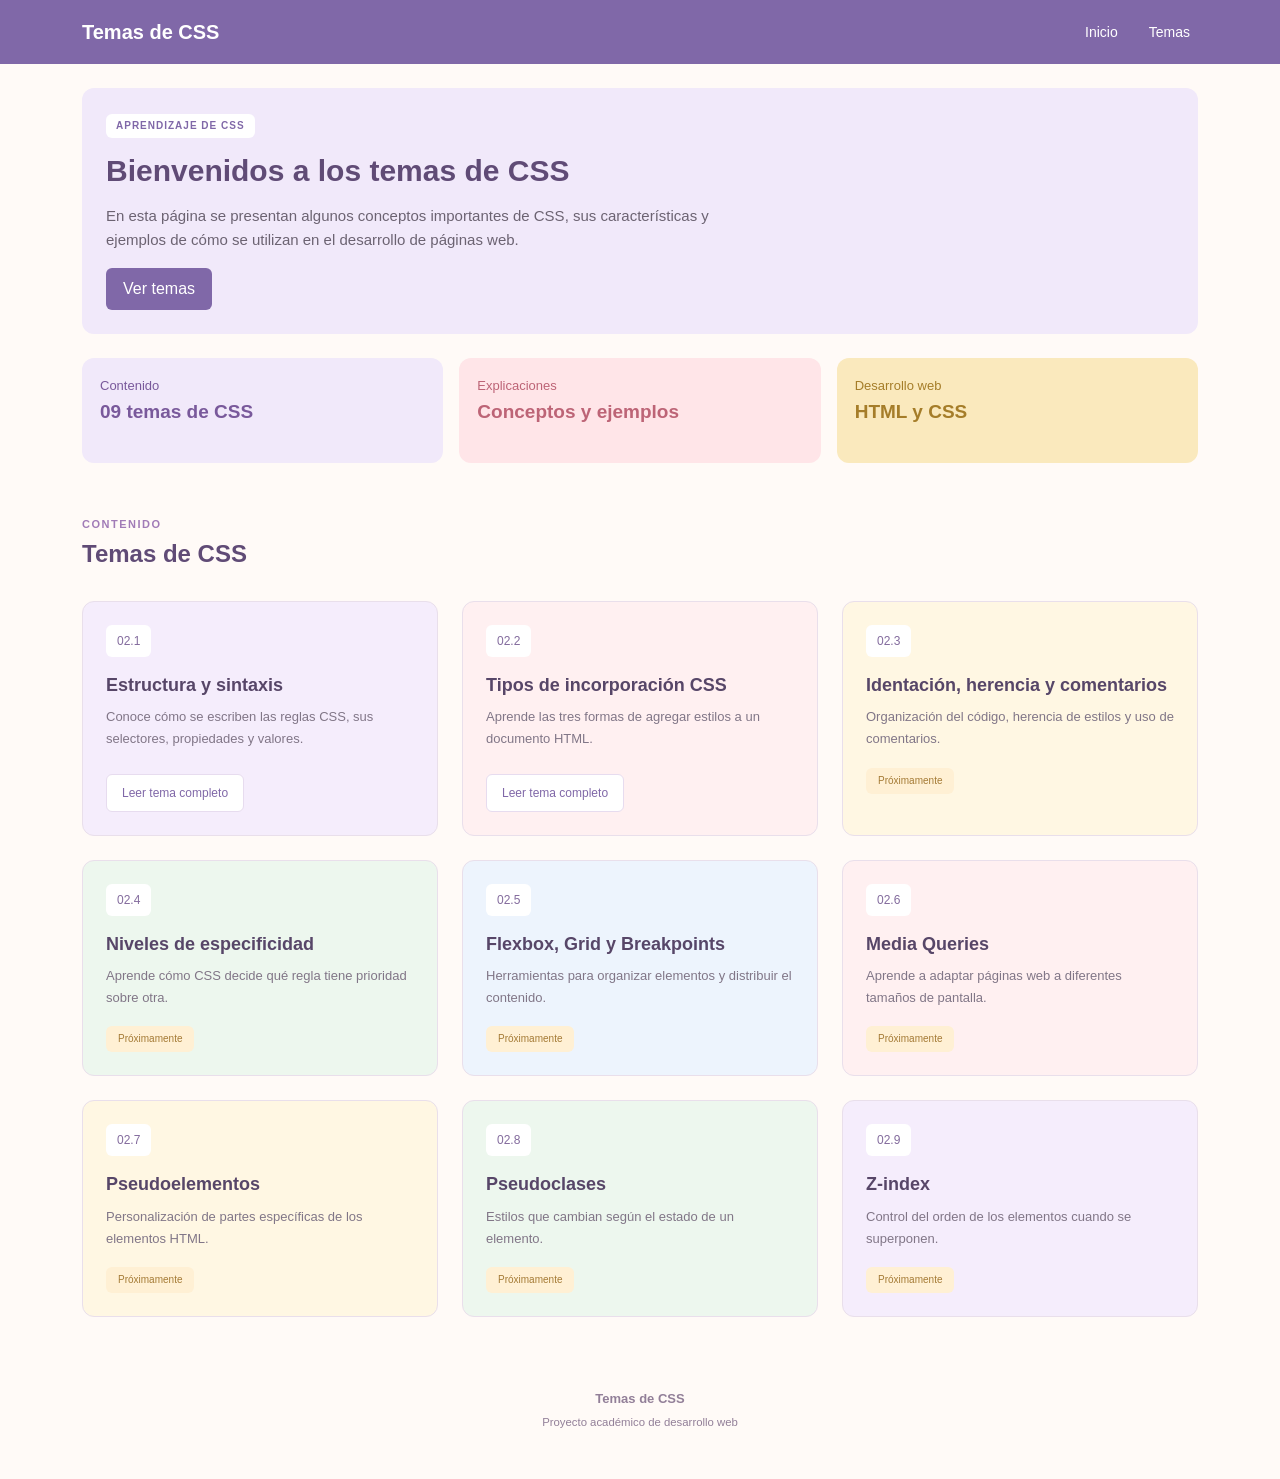
<file: index.html>
<!DOCTYPE html>
<html lang="es">
<head>
    <meta charset="UTF-8">
    <meta name="viewport" content="width=device-width, initial-scale=1.0">
    <title>Temas de CSS</title>

    <!-- Bootstrap -->
    <link href="https://cdn.jsdelivr.net/npm/bootstrap@5.3.3/dist/css/bootstrap.min.css" rel="stylesheet">

    <!-- Mi archivo CSS -->
    <link rel="stylesheet" href="styles.css">
</head>

<body>

    <!-- MENU PRINCIPAL -->
    <nav class="navbar navbar-expand-lg navbar-dark menu-principal">
        <div class="container">

            <a class="navbar-brand" href="index.html">
                Temas de CSS
            </a>

            <button class="navbar-toggler" type="button"
                data-bs-toggle="collapse" data-bs-target="#menu">
                <span class="navbar-toggler-icon"></span>
            </button>

            <div class="collapse navbar-collapse" id="menu">
                <ul class="navbar-nav ms-auto">
                    <li class="nav-item">
                        <a class="nav-link" href="#inicio">Inicio</a>
                    </li>

                    <li class="nav-item">
                        <a class="nav-link" href="#temas">Temas</a>
                    </li>
                </ul>
            </div>

        </div>
    </nav>


    <main class="container my-4">

        <!-- PRESENTACION -->
        <section class="card bienvenida border-0 mb-4" id="inicio">

            <div class="card-body p-4">

                <span class="badge etiqueta">APRENDIZAJE DE CSS</span>

                <h1>Bienvenidos a los temas de CSS</h1>

                <p class="texto-bienvenida">
                    En esta página se presentan algunos conceptos
                    importantes de CSS, sus características y ejemplos
                    de cómo se utilizan en el desarrollo de páginas web.
                </p>

                <a href="#temas" class="btn boton-lindo">
                    Ver temas
                </a>

            </div>

        </section>


        <!-- CUADROS DE INFORMACION -->
        <section class="row g-3 mb-5">

            <div class="col-md-4">
                <div class="mini-cuadro color-lila">
                    <p>Contenido</p>
                    <h3>09 temas de CSS</h3>
                </div>
            </div>

            <div class="col-md-4">
                <div class="mini-cuadro color-rosa">
                    <p>Explicaciones</p>
                    <h3>Conceptos y ejemplos</h3>
                </div>
            </div>

            <div class="col-md-4">
                <div class="mini-cuadro color-amarillo">
                    <p>Desarrollo web</p>
                    <h3>HTML y CSS</h3>
                </div>
            </div>

        </section>


        <!-- TEMAS PRINCIPALES -->
        <section id="temas" class="mb-5">

            <div class="encabezado-seccion mb-4">
                <div>
                    <span class="subtitulo">CONTENIDO</span>
                    <h2>Temas de CSS</h2>
                </div>
            </div>


            <div class="row g-4">

                <!-- TEMA 1 -->
                <div class="col-md-6 col-xl-4">

                    <div class="card tema-card tema-lila h-100">
                        <div class="card-body">

                            <span class="numero">02.1</span>

                            <h4>Estructura y sintaxis</h4>

                            <p>
                                Conoce cómo se escriben las reglas CSS,
                                sus selectores, propiedades y valores.
                            </p>

                            <a href="tema1.html" class="btn boton-tema">
                                Leer tema completo
                            </a>

                        </div>
                    </div>

                </div>


                <!-- TEMA 2 -->
                <div class="col-md-6 col-xl-4">

                    <div class="card tema-card tema-rosa h-100">
                        <div class="card-body">

                            <span class="numero">02.2</span>

                            <h4>Tipos de incorporación CSS</h4>

                            <p>
                                Aprende las tres formas de agregar
                                estilos a un documento HTML.
                            </p>

                            <a href="tema2.html" class="btn boton-tema">
                                Leer tema completo
                            </a>

                        </div>
                    </div>

                </div>


                <!-- TEMA 3 -->
                <div class="col-md-6 col-xl-4">

                    <div class="card tema-card tema-amarillo h-100">
                        <div class="card-body">

                            <span class="numero">02.3</span>

                            <h4>Identación, herencia y comentarios</h4>

                            <p>
                                Organización del código, herencia de
                                estilos y uso de comentarios.
                            </p>

                            <span class="badge pendiente-badge">
                                Próximamente
                            </span>

                        </div>
                    </div>

                </div>


                <!-- TEMA 4 -->
                <div class="col-md-6 col-xl-4">

                    <div class="card tema-card tema-verde h-100">
                        <div class="card-body">

                            <span class="numero">02.4</span>

                            <h4>Niveles de especificidad</h4>

                            <p>
                                Aprende cómo CSS decide qué regla
                                tiene prioridad sobre otra.
                            </p>

                            <span class="badge pendiente-badge">
                                Próximamente
                            </span>

                        </div>
                    </div>

                </div>


                <!-- TEMA 5 -->
                <div class="col-md-6 col-xl-4">

                    <div class="card tema-card tema-azul h-100">
                        <div class="card-body">

                            <span class="numero">02.5</span>

                            <h4>Flexbox, Grid y Breakpoints</h4>

                            <p>
                                Herramientas para organizar elementos
                                y distribuir el contenido.
                            </p>

                            <span class="badge pendiente-badge">
                                Próximamente
                            </span>

                        </div>
                    </div>

                </div>


                <!-- TEMA 6 -->
                <div class="col-md-6 col-xl-4">

                    <div class="card tema-card tema-rosa h-100">
                        <div class="card-body">

                            <span class="numero">02.6</span>

                            <h4>Media Queries</h4>

                            <p>
                                Aprende a adaptar páginas web
                                a diferentes tamaños de pantalla.
                            </p>

                            <span class="badge pendiente-badge">
                                Próximamente
                            </span>

                        </div>
                    </div>

                </div>


                <!-- TEMA 7 -->
                <div class="col-md-6 col-xl-4">

                    <div class="card tema-card tema-amarillo h-100">
                        <div class="card-body">

                            <span class="numero">02.7</span>

                            <h4>Pseudoelementos</h4>

                            <p>
                                Personalización de partes específicas
                                de los elementos HTML.
                            </p>

                            <span class="badge pendiente-badge">
                                Próximamente
                            </span>

                        </div>
                    </div>

                </div>


                <!-- TEMA 8 -->
                <div class="col-md-6 col-xl-4">

                    <div class="card tema-card tema-verde h-100">
                        <div class="card-body">

                            <span class="numero">02.8</span>

                            <h4>Pseudoclases</h4>

                            <p>
                                Estilos que cambian según el estado
                                de un elemento.
                            </p>

                            <span class="badge pendiente-badge">
                                Próximamente
                            </span>

                        </div>
                    </div>

                </div>


                <!-- TEMA 9 -->
                <div class="col-md-6 col-xl-4">

                    <div class="card tema-card tema-lila h-100">
                        <div class="card-body">

                            <span class="numero">02.9</span>

                            <h4>Z-index</h4>

                            <p>
                                Control del orden de los elementos
                                cuando se superponen.
                            </p>

                            <span class="badge pendiente-badge">
                                Próximamente
                            </span>

                        </div>
                    </div>

                </div>

            </div>

        </section>


        <!-- PIE DE PAGINA -->
        <footer class="text-center py-4">
            <p>Temas de CSS</p>
            <small>Proyecto académico de desarrollo web</small>
        </footer>

    </main>


    <!-- Bootstrap JavaScript -->
    <script src="https://cdn.jsdelivr.net/npm/bootstrap@5.3.3/dist/js/bootstrap.bundle.min.js"></script>

</body>
</html>
</file>
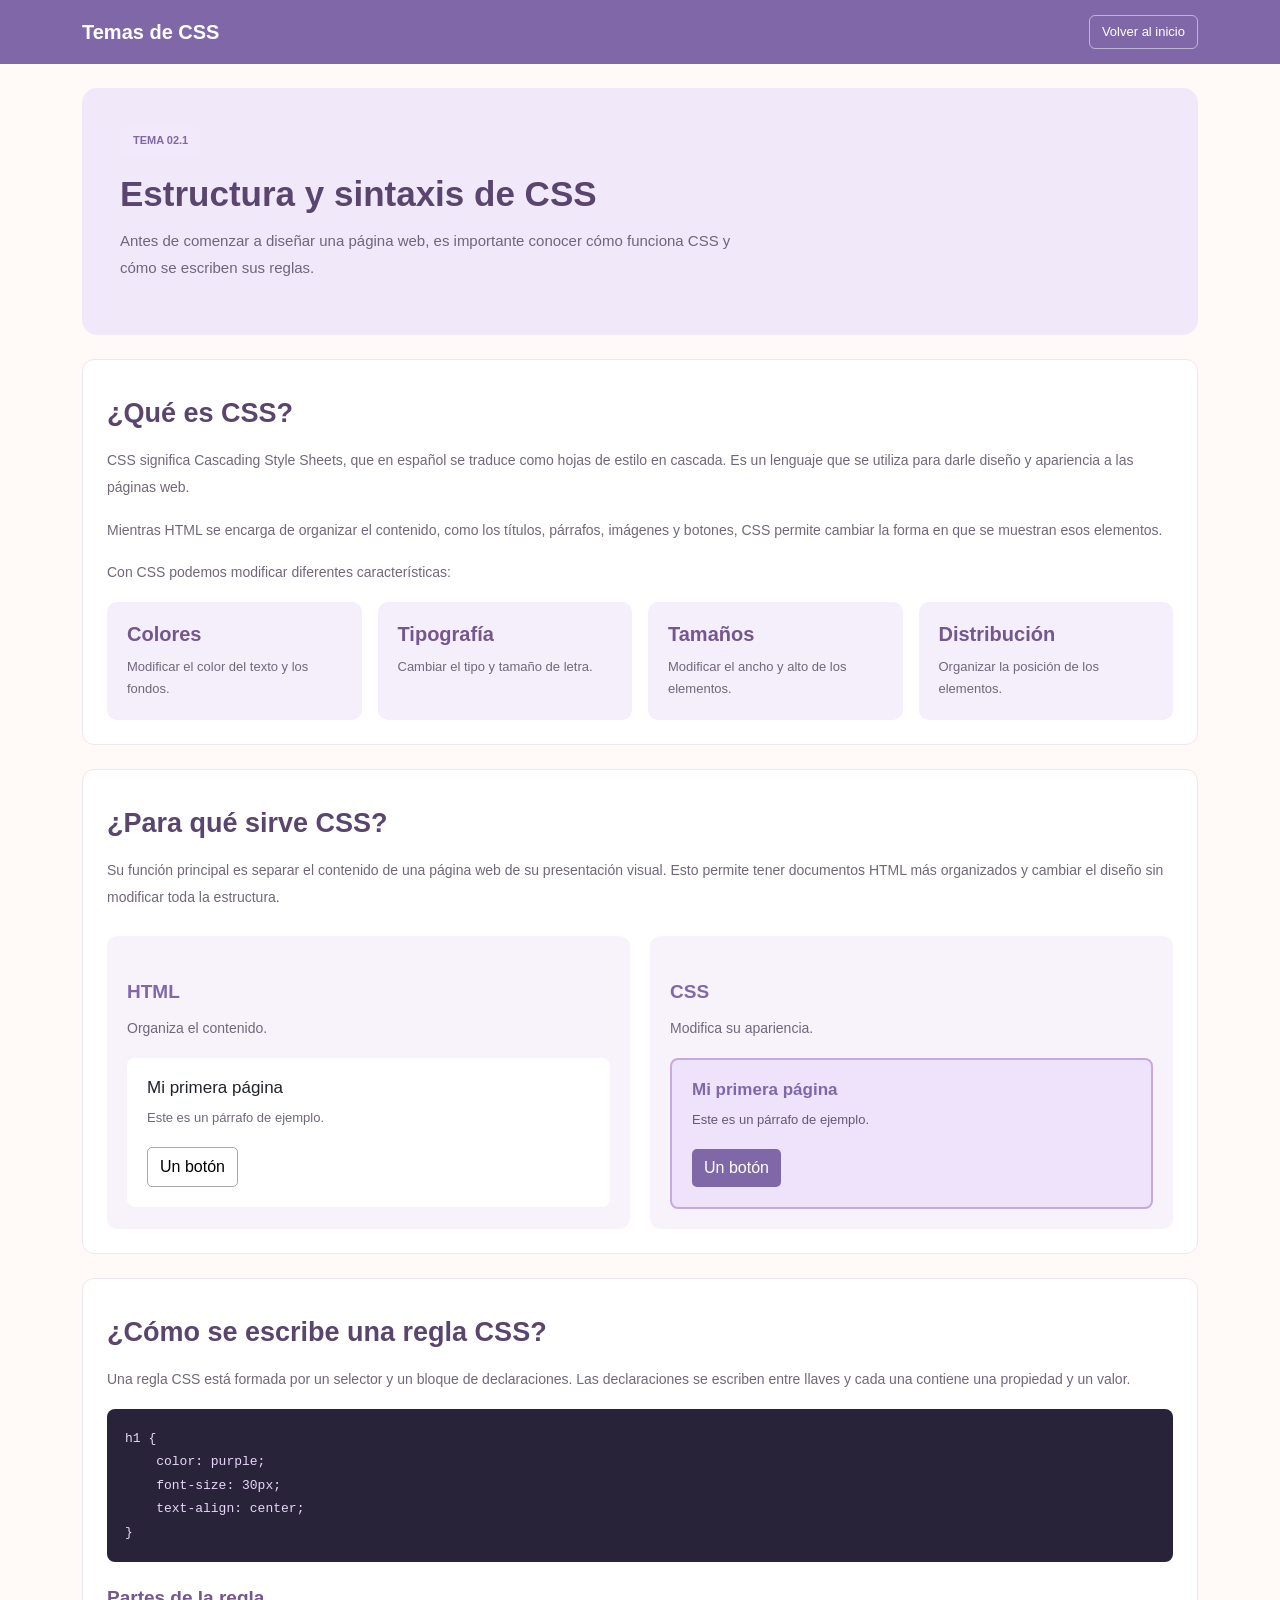
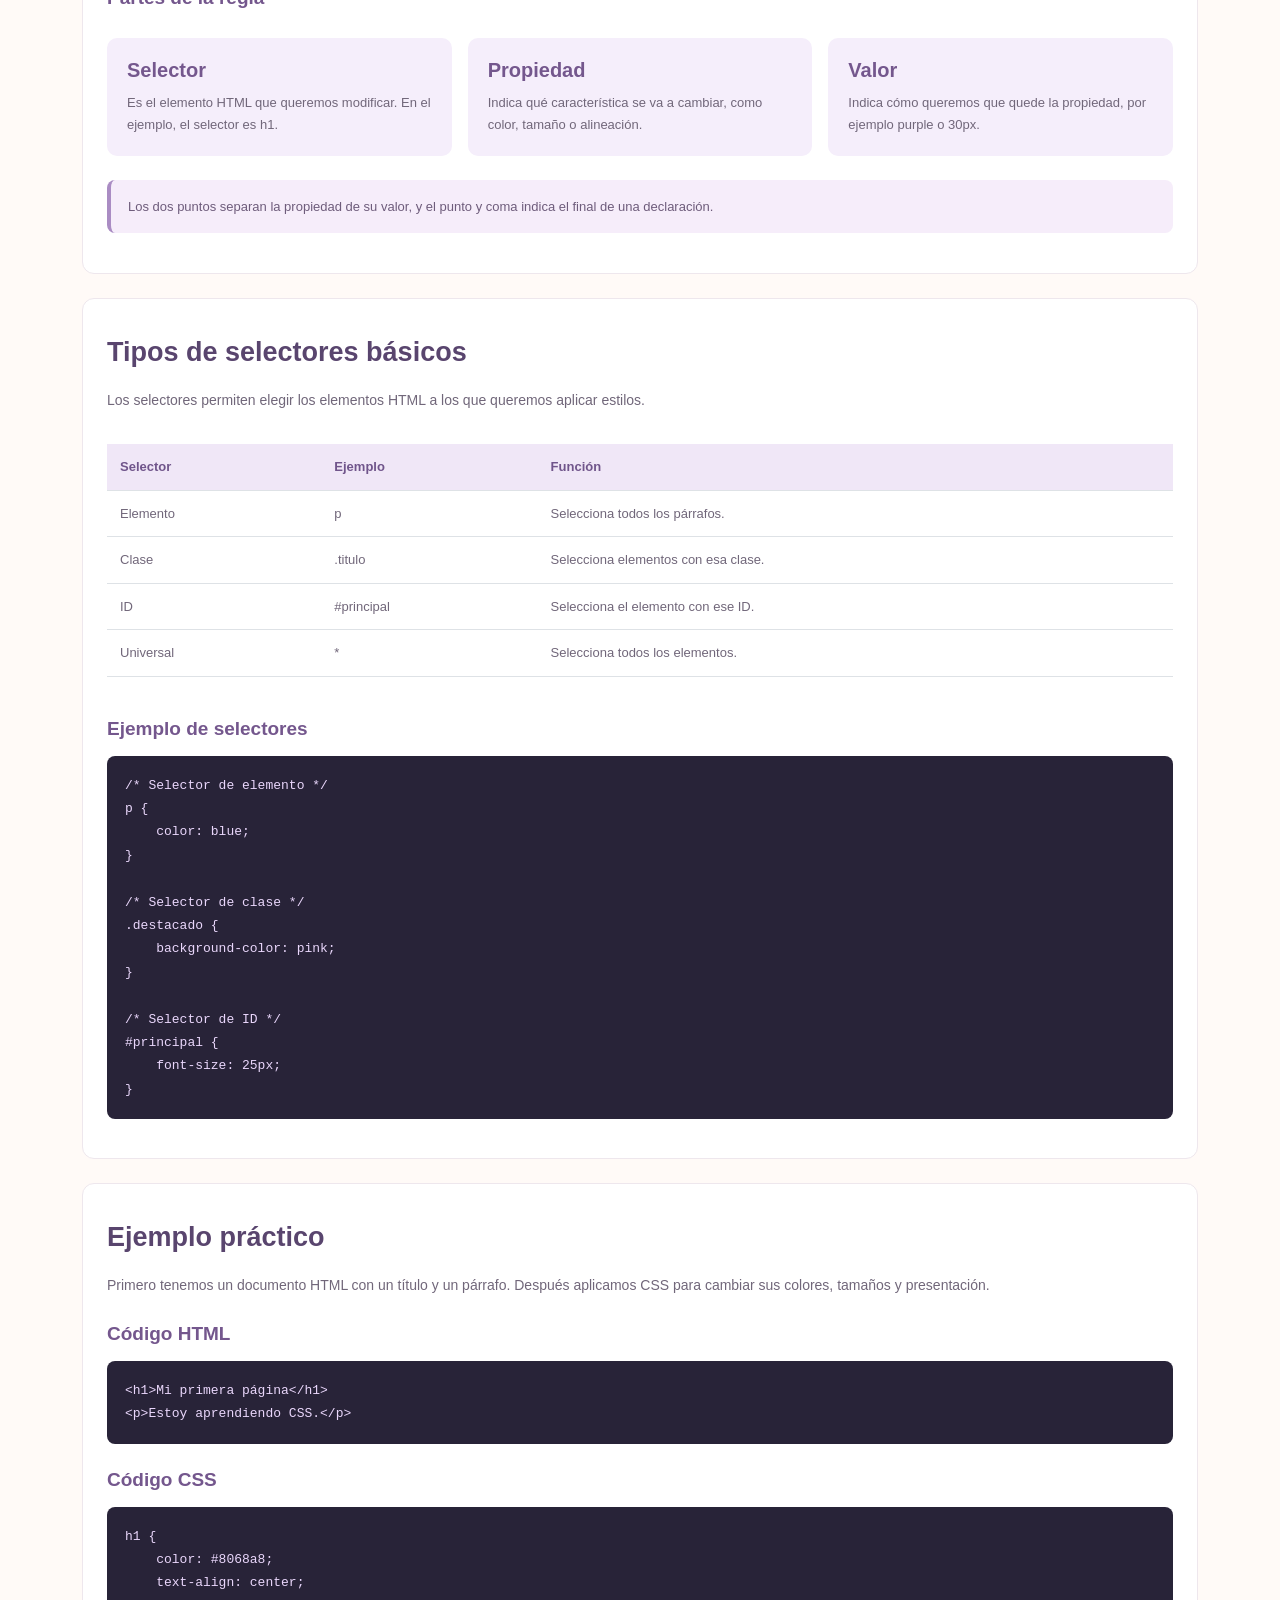
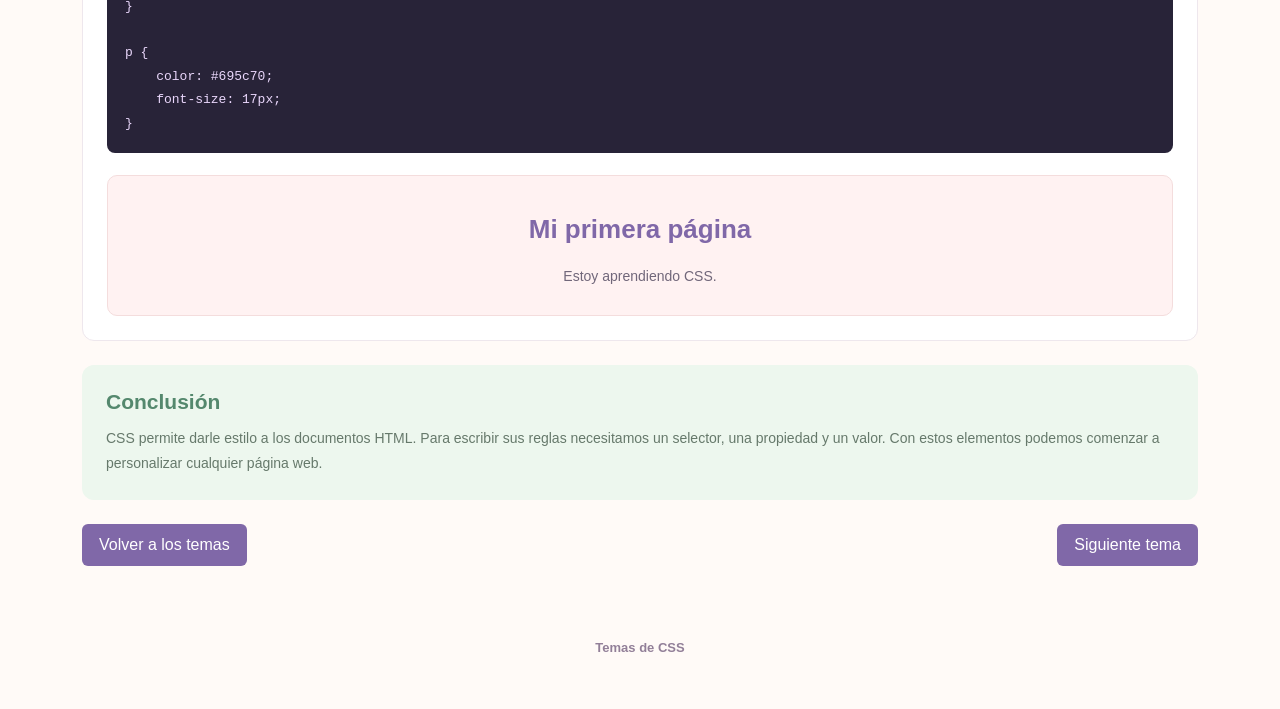
<file: tema1.html>
<!DOCTYPE html>
<html lang="es">
<head>
    <meta charset="UTF-8">
    <meta name="viewport" content="width=device-width, initial-scale=1.0">

    <title>Estructura y sintaxis CSS</title>

    <link href="https://cdn.jsdelivr.net/npm/bootstrap@5.3.3/dist/css/bootstrap.min.css" rel="stylesheet">

    <link rel="stylesheet" href="styles.css">
</head>

<body>

    <!-- MENU -->
    <nav class="navbar navbar-expand-lg navbar-dark menu-principal">
        <div class="container">

            <a class="navbar-brand" href="index.html">
                Temas de CSS
            </a>

            <a href="index.html" class="btn boton-volver">
                Volver al inicio
            </a>

        </div>
    </nav>


    <main class="container my-4">

        <!-- TITULO -->
        <section class="portada-tema tema-lila mb-4">

            <span class="badge etiqueta-detalle">TEMA 02.1</span>

            <h1>Estructura y sintaxis de CSS</h1>

            <p>
                Antes de comenzar a diseñar una página web, es importante
                conocer cómo funciona CSS y cómo se escriben sus reglas.
            </p>

        </section>


        <!-- QUE ES CSS -->
        <section class="card detalle-card mb-4">

            <div class="card-body p-4">

                <h2>¿Qué es CSS?</h2>

                <p>
                    CSS significa Cascading Style Sheets, que en español
                    se traduce como hojas de estilo en cascada. Es un
                    lenguaje que se utiliza para darle diseño y apariencia
                    a las páginas web.
                </p>

                <p>
                    Mientras HTML se encarga de organizar el contenido,
                    como los títulos, párrafos, imágenes y botones,
                    CSS permite cambiar la forma en que se muestran
                    esos elementos.
                </p>

                <p>Con CSS podemos modificar diferentes características:</p>

                <div class="row g-3">

                    <div class="col-md-6 col-lg-3">
                        <div class="concepto">
                            <h5>Colores</h5>
                            <p>Modificar el color del texto y los fondos.</p>
                        </div>
                    </div>

                    <div class="col-md-6 col-lg-3">
                        <div class="concepto">
                            <h5>Tipografía</h5>
                            <p>Cambiar el tipo y tamaño de letra.</p>
                        </div>
                    </div>

                    <div class="col-md-6 col-lg-3">
                        <div class="concepto">
                            <h5>Tamaños</h5>
                            <p>Modificar el ancho y alto de los elementos.</p>
                        </div>
                    </div>

                    <div class="col-md-6 col-lg-3">
                        <div class="concepto">
                            <h5>Distribución</h5>
                            <p>Organizar la posición de los elementos.</p>
                        </div>
                    </div>

                </div>

            </div>
        </section>


        <!-- PARA QUE SIRVE -->
        <section class="card detalle-card mb-4">

            <div class="card-body p-4">

                <h2>¿Para qué sirve CSS?</h2>

                <p>
                    Su función principal es separar el contenido de una
                    página web de su presentación visual. Esto permite
                    tener documentos HTML más organizados y cambiar
                    el diseño sin modificar toda la estructura.
                </p>

                <div class="ejemplo-comparacion">

                    <div class="comparacion-html">

                        <h4>HTML</h4>

                        <p>Organiza el contenido.</p>

                        <div class="mini-pagina">
                            <h5>Mi primera página</h5>
                            <p>Este es un párrafo de ejemplo.</p>
                            <button>Un botón</button>
                        </div>

                    </div>


                    <div class="comparacion-css">

                        <h4>CSS</h4>

                        <p>Modifica su apariencia.</p>

                        <div class="mini-pagina con-estilo">
                            <h5>Mi primera página</h5>
                            <p>Este es un párrafo de ejemplo.</p>
                            <button>Un botón</button>
                        </div>

                    </div>

                </div>

            </div>
        </section>


        <!-- SINTAXIS -->
        <section class="card detalle-card mb-4">

            <div class="card-body p-4">

                <h2>¿Cómo se escribe una regla CSS?</h2>

                <p>
                    Una regla CSS está formada por un selector y un bloque
                    de declaraciones. Las declaraciones se escriben entre
                    llaves y cada una contiene una propiedad y un valor.
                </p>

                <div class="codigo">
<pre><code>h1 {
    color: purple;
    font-size: 30px;
    text-align: center;
}</code></pre>
                </div>

                <h4>Partes de la regla</h4>

                <div class="row g-3 mt-2">

                    <div class="col-md-4">
                        <div class="concepto">
                            <h5>Selector</h5>
                            <p>
                                Es el elemento HTML que queremos modificar.
                                En el ejemplo, el selector es h1.
                            </p>
                        </div>
                    </div>

                    <div class="col-md-4">
                        <div class="concepto">
                            <h5>Propiedad</h5>
                            <p>
                                Indica qué característica se va a cambiar,
                                como color, tamaño o alineación.
                            </p>
                        </div>
                    </div>

                    <div class="col-md-4">
                        <div class="concepto">
                            <h5>Valor</h5>
                            <p>
                                Indica cómo queremos que quede la propiedad,
                                por ejemplo purple o 30px.
                            </p>
                        </div>
                    </div>

                </div>

                <div class="alert nota-detalle mt-4">
                    Los dos puntos separan la propiedad de su valor,
                    y el punto y coma indica el final de una declaración.
                </div>

            </div>
        </section>


        <!-- SELECTORES -->
        <section class="card detalle-card mb-4">

            <div class="card-body p-4">

                <h2>Tipos de selectores básicos</h2>

                <p>
                    Los selectores permiten elegir los elementos HTML
                    a los que queremos aplicar estilos.
                </p>

                <div class="table-responsive">

                    <table class="table tabla-tema">

                        <thead>
                            <tr>
                                <th>Selector</th>
                                <th>Ejemplo</th>
                                <th>Función</th>
                            </tr>
                        </thead>

                        <tbody>
                            <tr>
                                <td>Elemento</td>
                                <td>p</td>
                                <td>Selecciona todos los párrafos.</td>
                            </tr>

                            <tr>
                                <td>Clase</td>
                                <td>.titulo</td>
                                <td>Selecciona elementos con esa clase.</td>
                            </tr>

                            <tr>
                                <td>ID</td>
                                <td>#principal</td>
                                <td>Selecciona el elemento con ese ID.</td>
                            </tr>

                            <tr>
                                <td>Universal</td>
                                <td>*</td>
                                <td>Selecciona todos los elementos.</td>
                            </tr>
                        </tbody>

                    </table>

                </div>

                <h4>Ejemplo de selectores</h4>

                <div class="codigo">
<pre><code>/* Selector de elemento */
p {
    color: blue;
}

/* Selector de clase */
.destacado {
    background-color: pink;
}

/* Selector de ID */
#principal {
    font-size: 25px;
}</code></pre>
                </div>

            </div>
        </section>


        <!-- EJEMPLO COMPLETO -->
        <section class="card detalle-card mb-4">

            <div class="card-body p-4">

                <h2>Ejemplo práctico</h2>

                <p>
                    Primero tenemos un documento HTML con un título
                    y un párrafo. Después aplicamos CSS para cambiar
                    sus colores, tamaños y presentación.
                </p>

                <h4>Código HTML</h4>

                <div class="codigo">
<pre><code>&lt;h1&gt;Mi primera página&lt;/h1&gt;
&lt;p&gt;Estoy aprendiendo CSS.&lt;/p&gt;</code></pre>
                </div>

                <h4>Código CSS</h4>

                <div class="codigo">
<pre><code>h1 {
    color: #8068a8;
    text-align: center;
}

p {
    color: #695c70;
    font-size: 17px;
}</code></pre>
                </div>

                <div class="resultado">
                    <h2>Mi primera página</h2>
                    <p>Estoy aprendiendo CSS.</p>
                </div>

            </div>
        </section>


        <!-- CONCLUSION -->
        <section class="card resumen-card mb-4">
            <div class="card-body p-4">

                <h3>Conclusión</h3>

                <p>
                    CSS permite darle estilo a los documentos HTML.
                    Para escribir sus reglas necesitamos un selector,
                    una propiedad y un valor. Con estos elementos podemos
                    comenzar a personalizar cualquier página web.
                </p>

            </div>
        </section>


        <!-- BOTONES DE NAVEGACION -->
        <div class="d-flex justify-content-between flex-wrap gap-2 mb-5">

            <a href="index.html" class="btn boton-lindo">
                Volver a los temas
            </a>

            <a href="tema2.html" class="btn boton-lindo">
                Siguiente tema
            </a>

        </div>


        <footer class="text-center py-4">
            <p>Temas de CSS</p>
        </footer>

    </main>

    <script src="https://cdn.jsdelivr.net/npm/bootstrap@5.3.3/dist/js/bootstrap.bundle.min.js"></script>

</body>
</html>
</file>
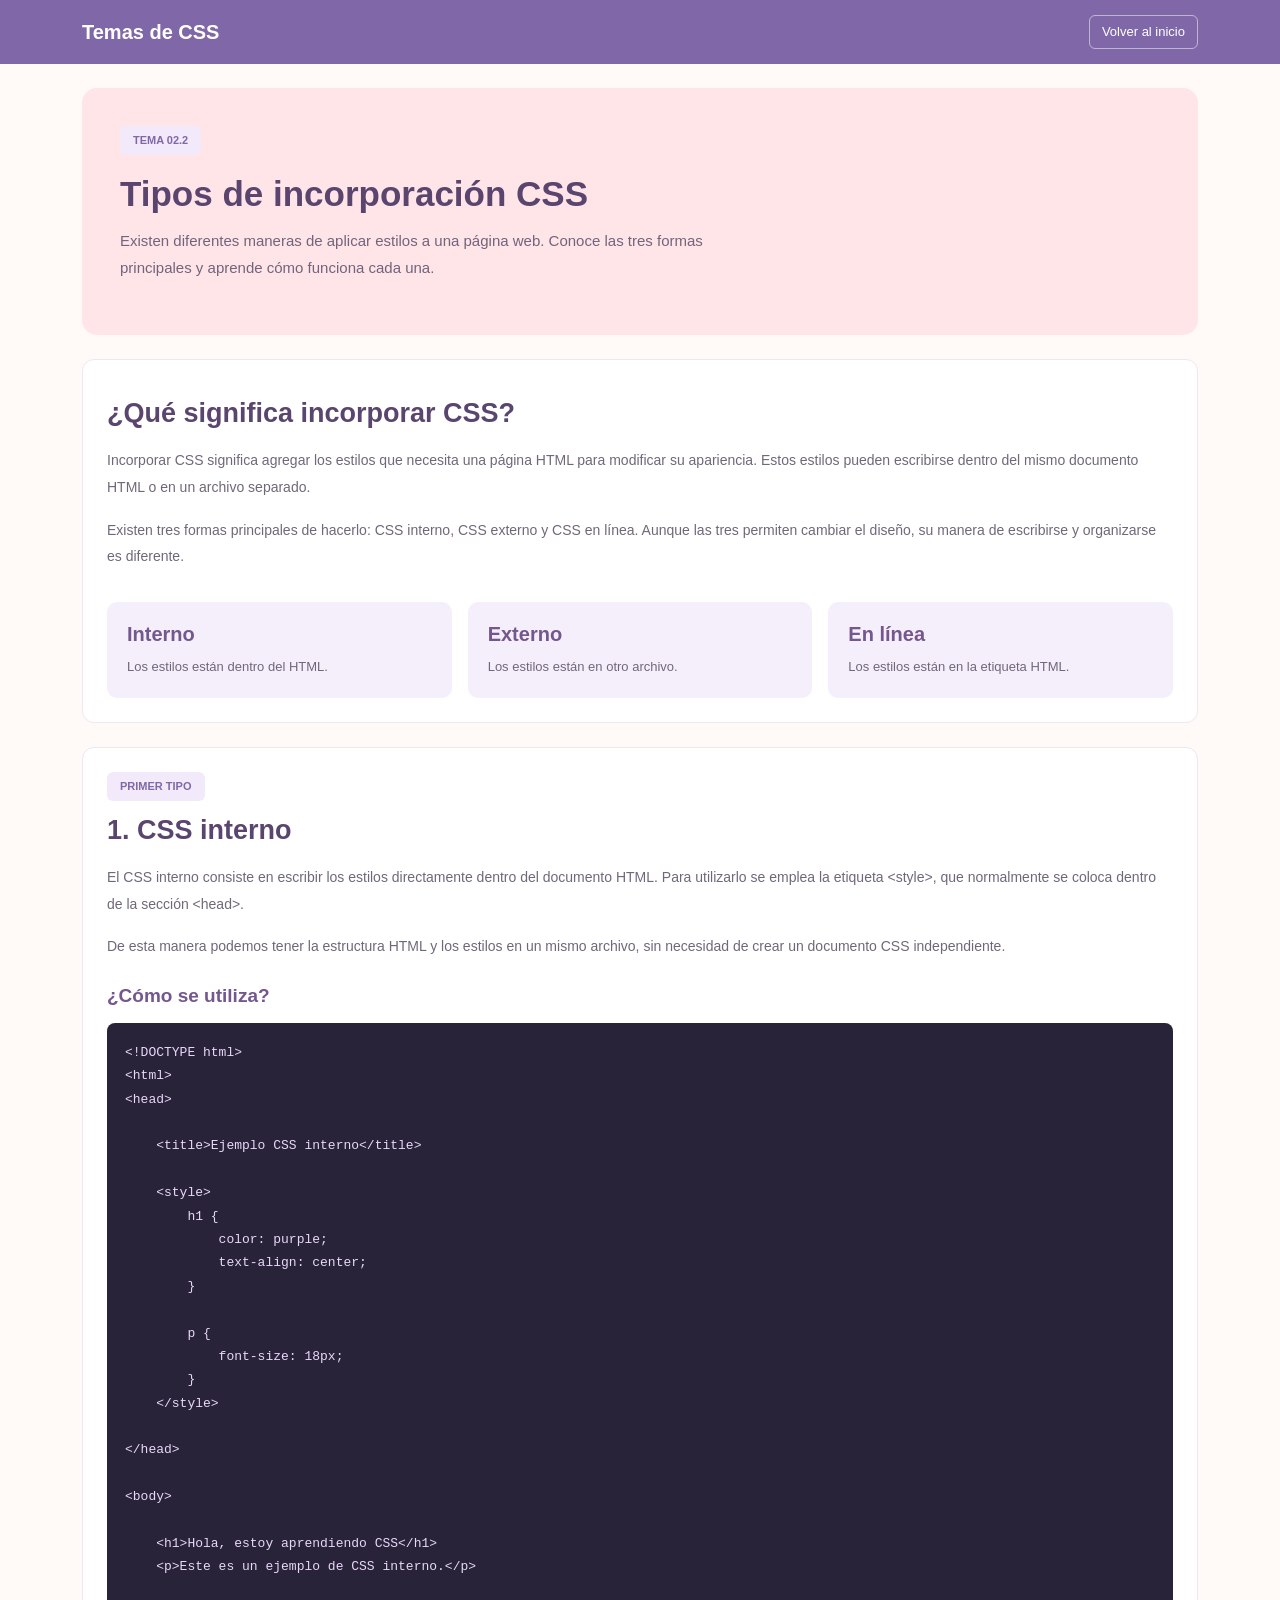
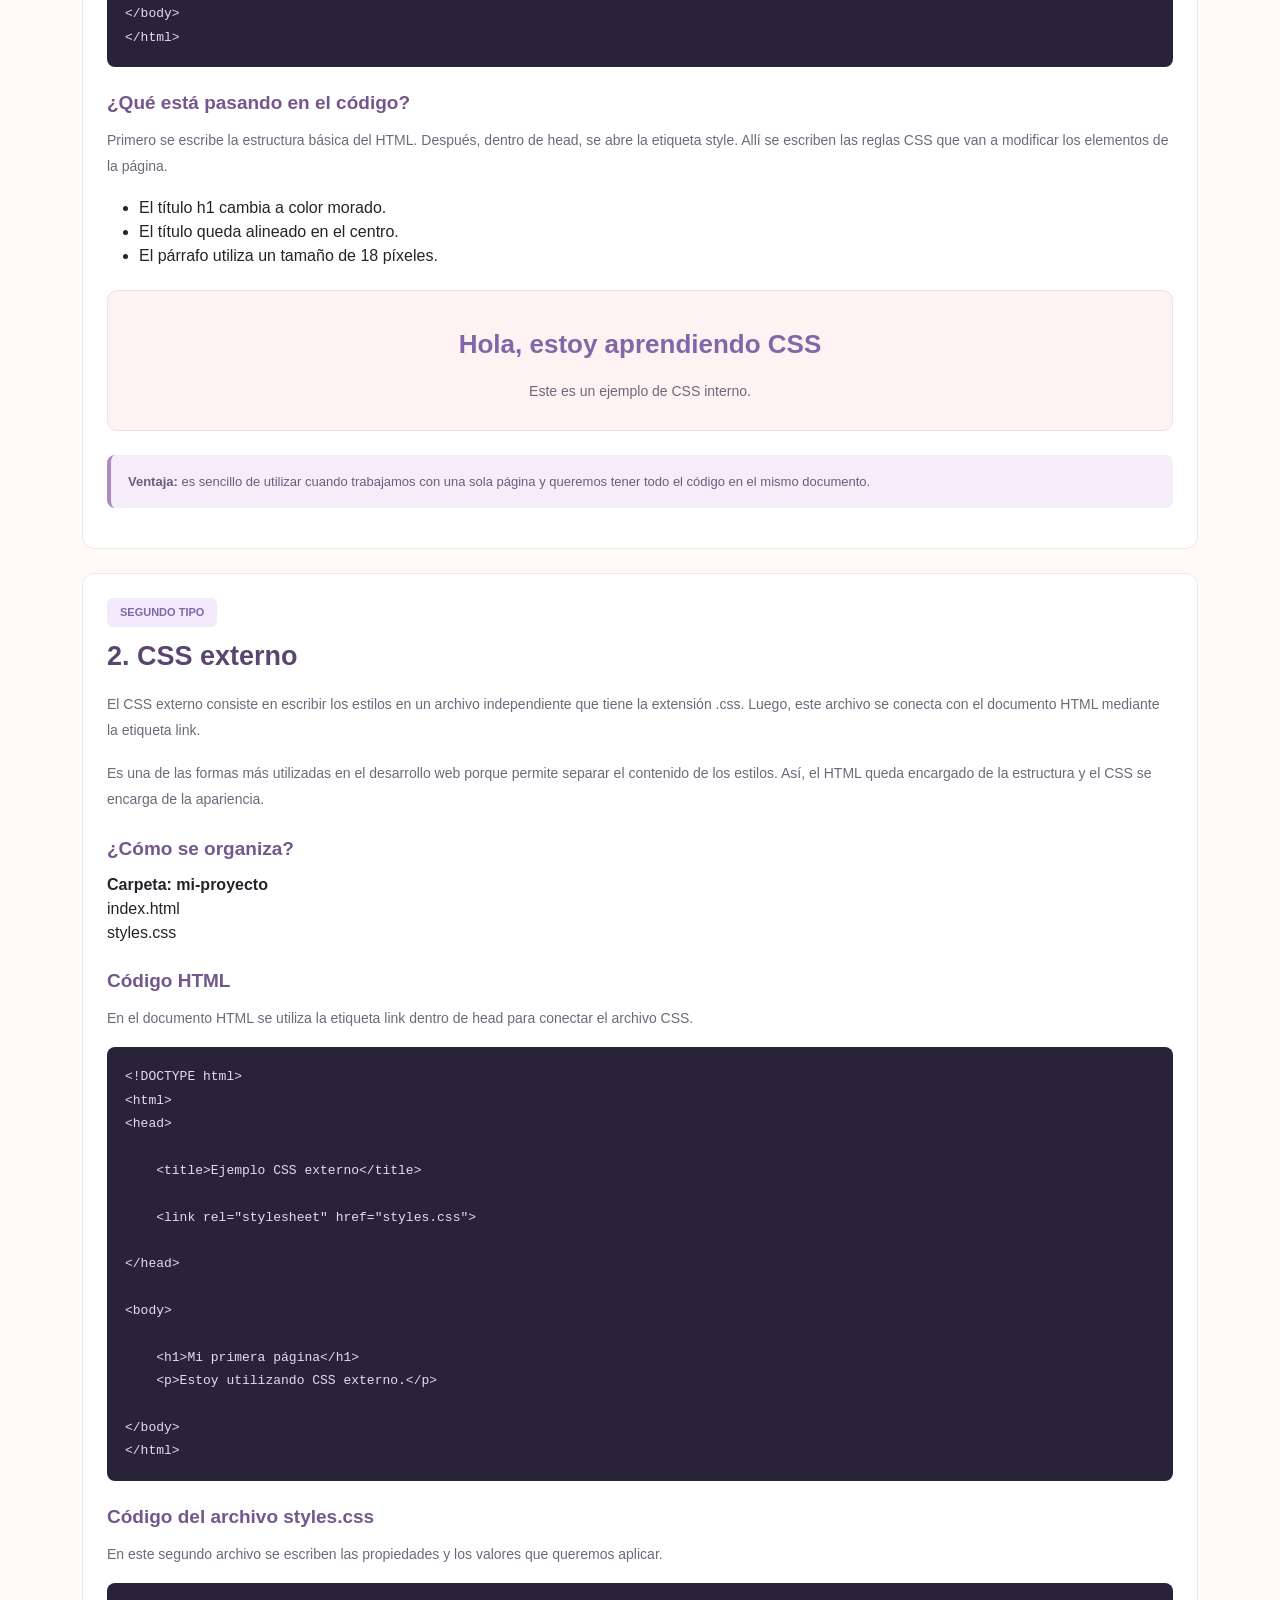
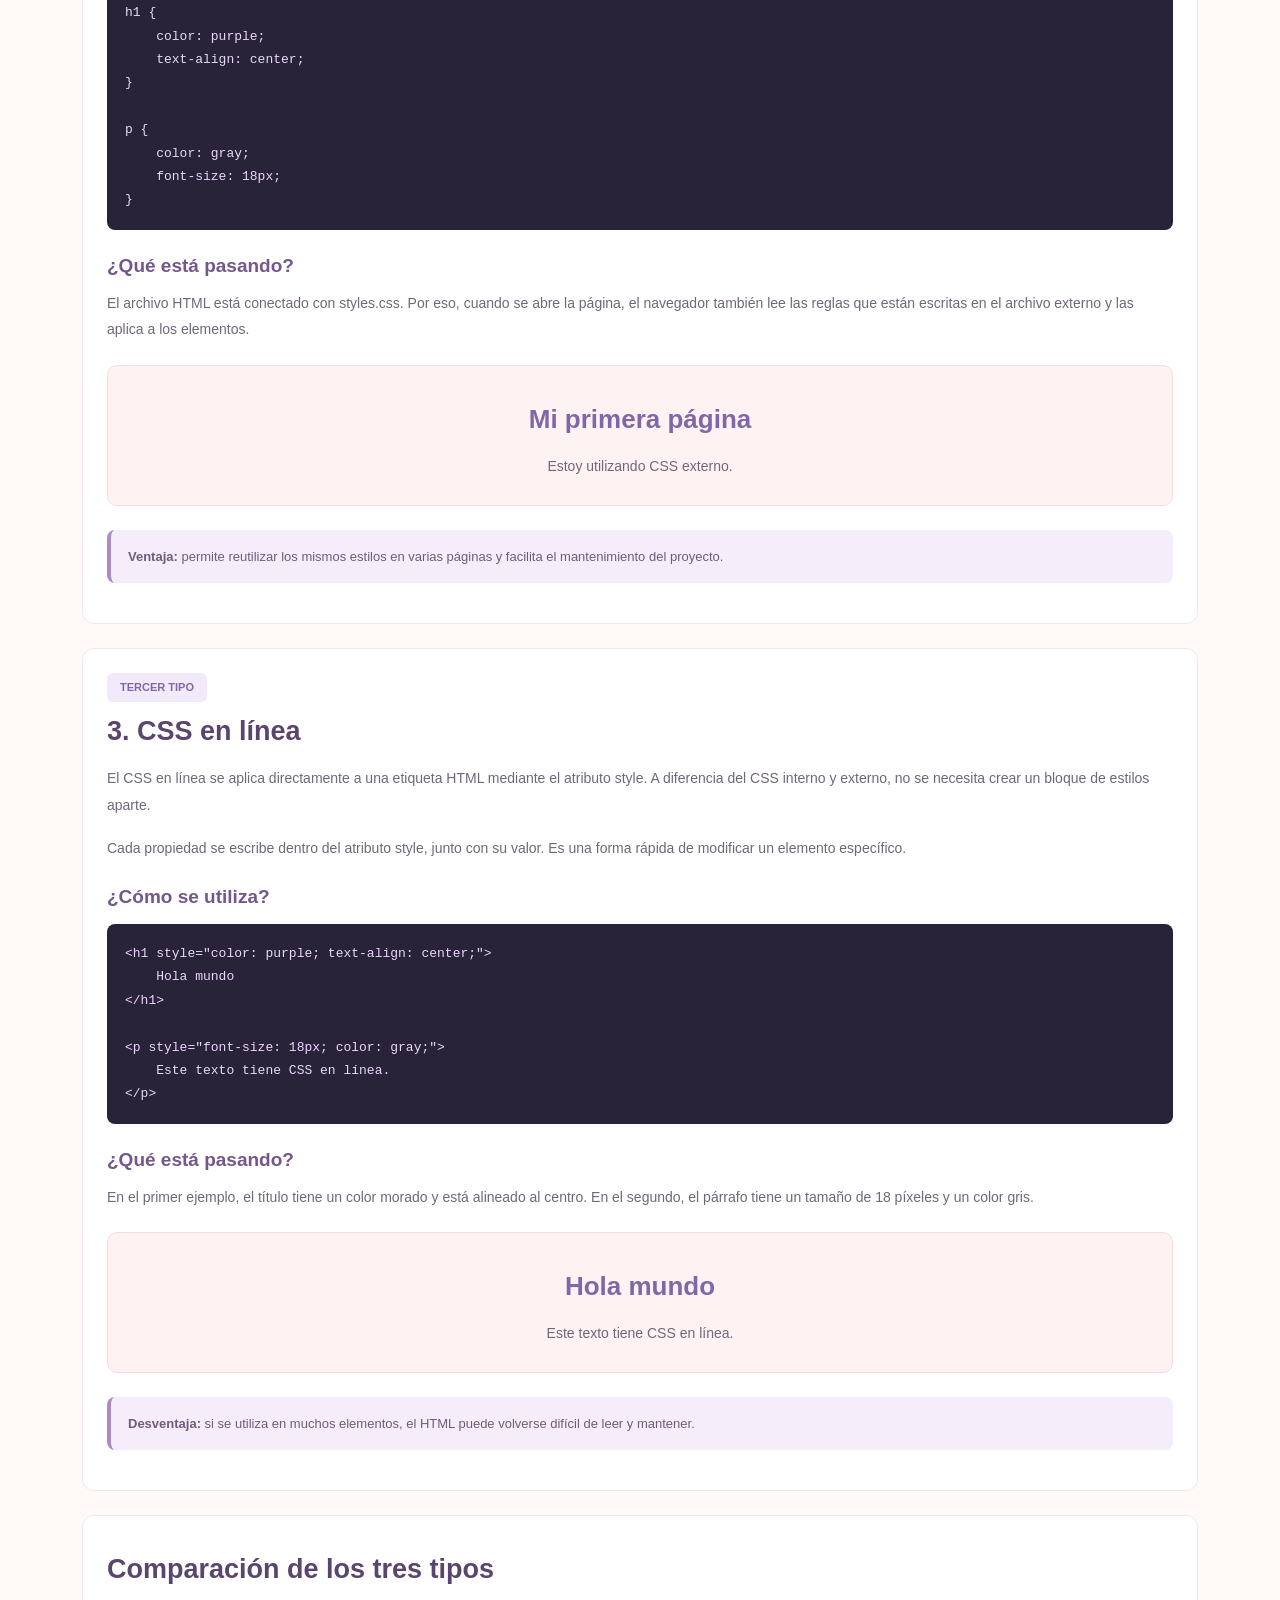
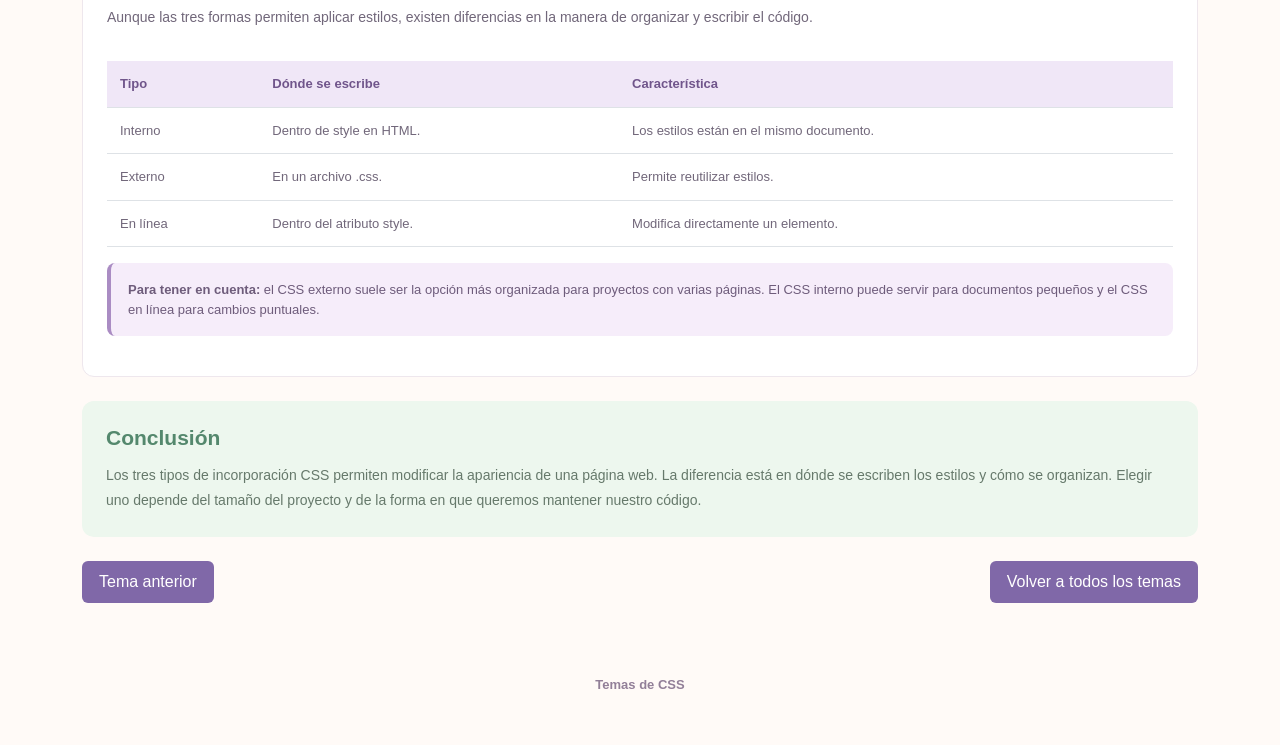
<file: tema2.html>
<!DOCTYPE html>
<html lang="es">
<head>
    <meta charset="UTF-8">
    <meta name="viewport" content="width=device-width, initial-scale=1.0">

    <title>Tipos de incorporación CSS</title>

    <link href="https://cdn.jsdelivr.net/npm/bootstrap@5.3.3/dist/css/bootstrap.min.css" rel="stylesheet">

    <link rel="stylesheet" href="styles.css">
</head>

<body>

    <!-- MENU -->
    <nav class="navbar navbar-expand-lg navbar-dark menu-principal">
        <div class="container">

            <a class="navbar-brand" href="index.html">
                Temas de CSS
            </a>

            <a href="index.html" class="btn boton-volver">
                Volver al inicio
            </a>

        </div>
    </nav>


    <main class="container my-4">


        <!-- ENCABEZADO -->
        <section class="portada-tema tema-rosa mb-4">

            <span class="badge etiqueta-detalle">TEMA 02.2</span>

            <h1>Tipos de incorporación CSS</h1>

            <p>
                Existen diferentes maneras de aplicar estilos a una
                página web. Conoce las tres formas principales
                y aprende cómo funciona cada una.
            </p>

        </section>


        <!-- INTRODUCCION -->
        <section class="card detalle-card mb-4">

            <div class="card-body p-4">

                <h2>¿Qué significa incorporar CSS?</h2>

                <p>
                    Incorporar CSS significa agregar los estilos que
                    necesita una página HTML para modificar su apariencia.
                    Estos estilos pueden escribirse dentro del mismo
                    documento HTML o en un archivo separado.
                </p>

                <p>
                    Existen tres formas principales de hacerlo:
                    CSS interno, CSS externo y CSS en línea.
                    Aunque las tres permiten cambiar el diseño,
                    su manera de escribirse y organizarse es diferente.
                </p>

                <div class="row g-3 mt-2">

                    <div class="col-md-4">
                        <div class="concepto">
                            <h5>Interno</h5>
                            <p>Los estilos están dentro del HTML.</p>
                        </div>
                    </div>

                    <div class="col-md-4">
                        <div class="concepto">
                            <h5>Externo</h5>
                            <p>Los estilos están en otro archivo.</p>
                        </div>
                    </div>

                    <div class="col-md-4">
                        <div class="concepto">
                            <h5>En línea</h5>
                            <p>Los estilos están en la etiqueta HTML.</p>
                        </div>
                    </div>

                </div>

            </div>
        </section>


        <!-- CSS INTERNO -->
        <section class="card detalle-card mb-4">

            <div class="card-body p-4">

                <span class="badge etiqueta-detalle">PRIMER TIPO</span>

                <h2>1. CSS interno</h2>

                <p>
                    El CSS interno consiste en escribir los estilos
                    directamente dentro del documento HTML.
                    Para utilizarlo se emplea la etiqueta
                    &lt;style&gt;, que normalmente se coloca
                    dentro de la sección &lt;head&gt;.
                </p>

                <p>
                    De esta manera podemos tener la estructura HTML
                    y los estilos en un mismo archivo, sin necesidad
                    de crear un documento CSS independiente.
                </p>

                <h4>¿Cómo se utiliza?</h4>

                <div class="codigo">
<pre><code>&lt;!DOCTYPE html&gt;
&lt;html&gt;
&lt;head&gt;

    &lt;title&gt;Ejemplo CSS interno&lt;/title&gt;

    &lt;style&gt;
        h1 {
            color: purple;
            text-align: center;
        }

        p {
            font-size: 18px;
        }
    &lt;/style&gt;

&lt;/head&gt;

&lt;body&gt;

    &lt;h1&gt;Hola, estoy aprendiendo CSS&lt;/h1&gt;
    &lt;p&gt;Este es un ejemplo de CSS interno.&lt;/p&gt;

&lt;/body&gt;
&lt;/html&gt;</code></pre>
                </div>

                <h4>¿Qué está pasando en el código?</h4>

                <p>
                    Primero se escribe la estructura básica del HTML.
                    Después, dentro de head, se abre la etiqueta style.
                    Allí se escriben las reglas CSS que van a modificar
                    los elementos de la página.
                </p>

                <ul>
                    <li>El título h1 cambia a color morado.</li>
                    <li>El título queda alineado en el centro.</li>
                    <li>El párrafo utiliza un tamaño de 18 píxeles.</li>
                </ul>

                <div class="resultado">
                    <h2>Hola, estoy aprendiendo CSS</h2>
                    <p>Este es un ejemplo de CSS interno.</p>
                </div>

                <div class="alert nota-detalle mt-4">
                    <strong>Ventaja:</strong> es sencillo de utilizar cuando
                    trabajamos con una sola página y queremos tener todo
                    el código en el mismo documento.
                </div>

            </div>
        </section>


        <!-- CSS EXTERNO -->
        <section class="card detalle-card mb-4">

            <div class="card-body p-4">

                <span class="badge etiqueta-detalle">SEGUNDO TIPO</span>

                <h2>2. CSS externo</h2>

                <p>
                    El CSS externo consiste en escribir los estilos
                    en un archivo independiente que tiene la extensión
                    .css. Luego, este archivo se conecta con el documento
                    HTML mediante la etiqueta link.
                </p>

                <p>
                    Es una de las formas más utilizadas en el desarrollo
                    web porque permite separar el contenido de los estilos.
                    Así, el HTML queda encargado de la estructura y el CSS
                    se encarga de la apariencia.
                </p>

                <h4>¿Cómo se organiza?</h4>

                <div class="estructura-archivos">

                    <div>
                        <strong>Carpeta: mi-proyecto</strong>
                    </div>

                    <div class="archivo">
                        index.html
                    </div>

                    <div class="archivo">
                        styles.css
                    </div>

                </div>

                <h4>Código HTML</h4>

                <p>
                    En el documento HTML se utiliza la etiqueta link
                    dentro de head para conectar el archivo CSS.
                </p>

                <div class="codigo">
<pre><code>&lt;!DOCTYPE html&gt;
&lt;html&gt;
&lt;head&gt;

    &lt;title&gt;Ejemplo CSS externo&lt;/title&gt;

    &lt;link rel="stylesheet" href="styles.css"&gt;

&lt;/head&gt;

&lt;body&gt;

    &lt;h1&gt;Mi primera página&lt;/h1&gt;
    &lt;p&gt;Estoy utilizando CSS externo.&lt;/p&gt;

&lt;/body&gt;
&lt;/html&gt;</code></pre>
                </div>

                <h4>Código del archivo styles.css</h4>

                <p>
                    En este segundo archivo se escriben las propiedades
                    y los valores que queremos aplicar.
                </p>

                <div class="codigo">
<pre><code>h1 {
    color: purple;
    text-align: center;
}

p {
    color: gray;
    font-size: 18px;
}</code></pre>
                </div>

                <h4>¿Qué está pasando?</h4>

                <p>
                    El archivo HTML está conectado con styles.css.
                    Por eso, cuando se abre la página, el navegador
                    también lee las reglas que están escritas en el
                    archivo externo y las aplica a los elementos.
                </p>

                <div class="resultado">
                    <h2>Mi primera página</h2>
                    <p>Estoy utilizando CSS externo.</p>
                </div>

                <div class="alert nota-detalle mt-4">
                    <strong>Ventaja:</strong> permite reutilizar los mismos
                    estilos en varias páginas y facilita el mantenimiento
                    del proyecto.
                </div>

            </div>
        </section>


        <!-- CSS EN LINEA -->
        <section class="card detalle-card mb-4">

            <div class="card-body p-4">

                <span class="badge etiqueta-detalle">TERCER TIPO</span>

                <h2>3. CSS en línea</h2>

                <p>
                    El CSS en línea se aplica directamente a una etiqueta
                    HTML mediante el atributo style. A diferencia del CSS
                    interno y externo, no se necesita crear un bloque
                    de estilos aparte.
                </p>

                <p>
                    Cada propiedad se escribe dentro del atributo style,
                    junto con su valor. Es una forma rápida de modificar
                    un elemento específico.
                </p>

                <h4>¿Cómo se utiliza?</h4>

                <div class="codigo">
<pre><code>&lt;h1 style="color: purple; text-align: center;"&gt;
    Hola mundo
&lt;/h1&gt;

&lt;p style="font-size: 18px; color: gray;"&gt;
    Este texto tiene CSS en línea.
&lt;/p&gt;</code></pre>
                </div>

                <h4>¿Qué está pasando?</h4>

                <p>
                    En el primer ejemplo, el título tiene un color
                    morado y está alineado al centro. En el segundo,
                    el párrafo tiene un tamaño de 18 píxeles
                    y un color gris.
                </p>

                <div class="resultado">
                    <h2>Hola mundo</h2>
                    <p>Este texto tiene CSS en línea.</p>
                </div>

                <div class="alert nota-detalle mt-4">
                    <strong>Desventaja:</strong> si se utiliza en muchos
                    elementos, el HTML puede volverse difícil de leer
                    y mantener.
                </div>

            </div>
        </section>


        <!-- COMPARACION -->
        <section class="card detalle-card mb-4">

            <div class="card-body p-4">

                <h2>Comparación de los tres tipos</h2>

                <p>
                    Aunque las tres formas permiten aplicar estilos,
                    existen diferencias en la manera de organizar
                    y escribir el código.
                </p>

                <div class="table-responsive">

                    <table class="table tabla-tema">

                        <thead>
                            <tr>
                                <th>Tipo</th>
                                <th>Dónde se escribe</th>
                                <th>Característica</th>
                            </tr>
                        </thead>

                        <tbody>

                            <tr>
                                <td>Interno</td>
                                <td>Dentro de style en HTML.</td>
                                <td>Los estilos están en el mismo documento.</td>
                            </tr>

                            <tr>
                                <td>Externo</td>
                                <td>En un archivo .css.</td>
                                <td>Permite reutilizar estilos.</td>
                            </tr>

                            <tr>
                                <td>En línea</td>
                                <td>Dentro del atributo style.</td>
                                <td>Modifica directamente un elemento.</td>
                            </tr>

                        </tbody>

                    </table>

                </div>

                <div class="alert nota-detalle">
                    <strong>Para tener en cuenta:</strong>
                    el CSS externo suele ser la opción más organizada
                    para proyectos con varias páginas. El CSS interno
                    puede servir para documentos pequeños y el CSS
                    en línea para cambios puntuales.
                </div>

            </div>
        </section>


        <!-- CONCLUSION -->
        <section class="card resumen-card mb-4">

            <div class="card-body p-4">

                <h3>Conclusión</h3>

                <p>
                    Los tres tipos de incorporación CSS permiten
                    modificar la apariencia de una página web.
                    La diferencia está en dónde se escriben los estilos
                    y cómo se organizan. Elegir uno depende del tamaño
                    del proyecto y de la forma en que queremos mantener
                    nuestro código.
                </p>

            </div>
        </section>


        <!-- NAVEGACION -->
        <div class="d-flex justify-content-between flex-wrap gap-2 mb-5">

            <a href="tema1.html" class="btn boton-lindo">
                Tema anterior
            </a>

            <a href="index.html" class="btn boton-lindo">
                Volver a todos los temas
            </a>

        </div>


        <footer class="text-center py-4">
            <p>Temas de CSS</p>
        </footer>

    </main>


    <script src="https://cdn.jsdelivr.net/npm/bootstrap@5.3.3/dist/js/bootstrap.bundle.min.js"></script>

</body>
</html>
</file>
<file: styles.css>
/* ESTILOS GENERALES */

* {
    margin: 0;
    padding: 0;
    box-sizing: border-box;
}

html {
    scroll-behavior: smooth;
    scroll-padding-top: 90px;
}

body {
    background-color: #fffaf7;
    font-family: Arial, sans-serif;
    color: #51475c;
}


/* COLORES */

:root {
    --lila: #8068a8;
    --lila-claro: #f1e9fa;
    --rosa: #f7dce2;
    --amarillo: #f9e9bd;
    --verde: #dcefe3;
    --azul: #dceafa;
}


/* MENU PRINCIPAL */

.menu-principal {
    background-color: var(--lila);
    padding: 12px 0;
}

.navbar-brand {
    font-size: 20px;
    font-weight: bold;
}

.nav-link {
    color: white !important;
    margin-left: 15px;
    font-size: 14px;
}

.nav-link:hover {
    color: #ffe6a6 !important;
}


/* PRESENTACION */

.bienvenida {
    background-color: #f1e9fa;
    border-radius: 12px;
    box-shadow: none;
}

.etiqueta {
    background-color: white;
    color: var(--lila);
    padding: 7px 10px;
    font-size: 10px;
    letter-spacing: 1px;
}

.bienvenida h1 {
    color: #604b76;
    font-size: 30px;
    font-weight: bold;
    margin-top: 15px;
    margin-bottom: 15px;
}

.texto-bienvenida {
    color: #6c6372;
    font-size: 15px;
    line-height: 1.6;
    max-width: 650px;
}

.boton-lindo {
    background-color: var(--lila);
    color: white;
    border-radius: 6px;
    padding: 9px 17px;
    border: none;
}

.boton-lindo:hover {
    background-color: #6a568d;
    color: white;
}


/* CUADROS DE INFORMACION */

.mini-cuadro {
    padding: 18px;
    border-radius: 12px;
    min-height: 105px;
}

.mini-cuadro p {
    font-size: 13px;
    margin-bottom: 5px;
}

.mini-cuadro h3 {
    font-size: 19px;
    font-weight: bold;
    margin: 0;
}

.color-lila {
    background-color: #f1e9fa;
    color: #79599b;
}

.color-rosa {
    background-color: #ffe5e8;
    color: #bd6476;
}

.color-amarillo {
    background-color: #fae9bd;
    color: #a57d29;
}

.color-verde {
    background-color: #dcefe3;
    color: #54886d;
}

.color-azul {
    background-color: #dceafa;
    color: #587fae;
}


/* TITULOS DE SECCIONES */

.encabezado-seccion {
    display: flex;
    justify-content: space-between;
    align-items: end;
    margin-bottom: 22px;
}

.subtitulo {
    color: #a17bb7;
    font-size: 11px;
    font-weight: bold;
    letter-spacing: 1.5px;
}

.encabezado-seccion h2 {
    color: #604b76;
    font-size: 24px;
    font-weight: bold;
    margin-top: 5px;
}


/* TARJETAS DE TEMAS */

.tema-card {
    border: 1px solid #e9dfeb;
    border-radius: 12px;
    box-shadow: none;
    transition: 0.2s;
}

.tema-card:hover {
    transform: translateY(-2px);
    box-shadow: 0 3px 8px rgba(0, 0, 0, 0.05);
}

.tema-card .card-body {
    padding: 23px;
}

.tema-lila {
    background-color: #f5edfc;
}

.tema-rosa {
    background-color: #fff0f1;
}

.tema-amarillo {
    background-color: #fff7e3;
}

.tema-verde {
    background-color: #edf7ee;
}

.tema-azul {
    background-color: #edf4fd;
}

.numero {
    display: inline-block;
    background-color: white;
    color: #836b9d;
    padding: 7px 11px;
    border-radius: 6px;
    font-size: 12px;
    margin-bottom: 8px;
}

.tema-card h4 {
    color: #574668;
    font-size: 18px;
    font-weight: bold;
    margin: 10px 0;
}

.tema-card p {
    color: #817687;
    font-size: 13px;
    line-height: 1.7;
}

.boton-tema {
    background-color: white;
    color: #8068a8;
    border: 1px solid #e7dcef;
    border-radius: 6px;
    font-size: 12px;
    padding: 9px 15px;
    margin-top: 7px;
}

.boton-tema:hover {
    background-color: #8068a8;
    color: white;
}


/* TEMAS PENDIENTES */

.pendiente-badge {
    background-color: #fff0d4;
    color: #a47a35;
    padding: 8px 12px;
    font-size: 10px;
    font-weight: normal;
}


/* --------------------------------
   PAGINAS DE EXPLICACIONES
-------------------------------- */


/* BOTON VOLVER */

.boton-volver {
    color: white;
    border: 1px solid #ffffff80;
    border-radius: 6px;
    font-size: 13px;
}

.boton-volver:hover {
    background-color: white;
    color: #8068a8;
}


/* PORTADA DE CADA TEMA */

.portada-tema {
    padding: 38px;
    border-radius: 15px;
}

.portada-tema h1 {
    color: #59456e;
    font-size: 35px;
    font-weight: bold;
    margin: 18px 0 12px;
}

.portada-tema p {
    color: #71647c;
    max-width: 650px;
    font-size: 15px;
    line-height: 1.8;
}

.portada-tema.tema-lila {
    background-color: #f1e9fa;
}

.portada-tema.tema-rosa {
    background-color: #ffe5e8;
}


/* ETIQUETAS */

.etiqueta-detalle {
    background-color: #f2e9fa;
    color: #8068a8;
    padding: 9px 13px;
    font-size: 11px;
}


/* TARJETAS DE EXPLICACION */

.detalle-card {
    border: 1px solid #eee7ed;
    border-radius: 12px;
    background-color: white;
    box-shadow: none;
}

.detalle-card .card-body {
    padding: 35px;
}

.detalle-card h2 {
    color: #59456e;
    font-size: 27px;
    font-weight: bold;
    margin: 13px 0 18px;
}

.detalle-card h4 {
    color: #74578d;
    font-size: 19px;
    font-weight: bold;
    margin-top: 25px;
    margin-bottom: 12px;
}

.detalle-card p {
    color: #71677a;
    font-size: 14px;
    line-height: 1.9;
}


/* CODIGO */

.codigo {
    background-color: #282338;
    border-radius: 8px;
    padding: 18px;
    margin: 15px 0;
    overflow-x: auto;
}

.codigo pre {
    margin: 0;
}

.codigo code {
    color: #ead7fc;
    font-family: Consolas, monospace;
    font-size: 13px;
    line-height: 1.8;
    white-space: pre;
}


/* CAJAS DE CONCEPTOS */

.concepto {
    height: 100%;
    background-color: #f5eefb;
    padding: 20px;
    border-radius: 10px;
}

.concepto h5 {
    color: #74578d;
    font-weight: bold;
    margin-bottom: 10px;
}

.concepto p {
    font-size: 13px;
    color: #71677a;
    line-height: 1.7;
    margin-bottom: 0;
}


/* NOTAS */

.nota-detalle {
    background-color: #f6edfa;
    border: none;
    border-left: 4px solid #aa8cc3;
    border-radius: 8px;
    color: #6e5c7b;
    font-size: 13px;
    padding: 17px;
}


/* RESULTADOS */

.resultado {
    background-color: #fff2f2;
    border: 1px solid #f4dddd;
    border-radius: 10px;
    padding: 25px;
    margin-top: 22px;
    text-align: center;
}

.resultado h2 {
    color: #8068a8;
    font-size: 26px;
}

.resultado p {
    margin-bottom: 0;
}


/* COMPARACION HTML Y CSS */

.ejemplo-comparacion {
    display: grid;
    grid-template-columns: repeat(2, 1fr);
    gap: 20px;
    margin-top: 25px;
}

.comparacion-html,
.comparacion-css {
    background-color: #f8f3fa;
    padding: 20px;
    border-radius: 10px;
}

.comparacion-html h4,
.comparacion-css h4 {
    color: #8068a8;
    font-size: 19px;
    font-weight: bold;
}

.mini-pagina {
    background-color: white;
    padding: 20px;
    border-radius: 8px;
    margin-top: 15px;
}

.mini-pagina h5 {
    font-size: 17px;
}

.mini-pagina p {
    font-size: 13px;
}

.mini-pagina button {
    padding: 7px 12px;
    border: 1px solid #aaa;
    background-color: white;
    border-radius: 5px;
}

.con-estilo {
    background-color: #eee3fa;
    border: 2px solid #c8a9df;
}

.con-estilo h5 {
    color: #8068a8;
    font-weight: bold;
}

.con-estilo p {
    color: #665777;
}

.con-estilo button {
    background-color: #8068a8;
    color: white;
    border: none;
}


/* TABLAS */

.tabla-tema {
    margin-top: 15px;
    font-size: 13px;
    vertical-align: middle;
}

.tabla-tema thead th {
    background-color: #f0e7f7;
    color: #70558b;
    padding: 13px;
}

.tabla-tema td {
    padding: 13px;
    color: #71677a;
}


/* LISTAS */

.lista-ejemplo {
    color: #71677a;
    font-size: 14px;
    line-height: 2;
    padding-left: 22px;
}

.lista-ejemplo strong {
    color: #8068a8;
}


/* CONCLUSION */

.resumen-card {
    background-color: #edf7ee;
    border: none;
    border-radius: 12px;
}

.resumen-card h3 {
    color: #54886d;
    font-size: 21px;
    font-weight: bold;
    margin-bottom: 12px;
}

.resumen-card p {
    color: #66796b;
    font-size: 14px;
    line-height: 1.8;
    margin-bottom: 0;
}


/* VOLVER A LOS TEMAS */

.volver {
    background-color: #f2e9fa;
    color: #8068a8;
    border-radius: 6px;
    font-size: 13px;
    padding: 10px 17px;
    margin-top: 15px;
}

.volver:hover {
    background-color: #8068a8;
    color: white;
}


/* PIE DE PAGINA */

footer {
    color: #927f98;
    font-size: 13px;
}

footer p {
    margin-bottom: 3px;
    font-weight: bold;
}


/* --------------------------------
   MEDIA QUERIES
-------------------------------- */


/* TABLETS */

@media screen and (max-width: 992px) {

    .bienvenida h1 {
        font-size: 28px;
    }

    .encabezado-seccion h2 {
        font-size: 23px;
    }

    .detalle-card h2 {
        font-size: 25px;
    }

    .portada-tema h1 {
        font-size: 30px;
    }

}


/* CELULARES */

@media screen and (max-width: 576px) {

    .bienvenida h1 {
        font-size: 25px;
    }

    .texto-bienvenida {
        font-size: 13px;
    }

    .mini-cuadro {
        min-height: 100px;
        padding: 14px;
    }

    .mini-cuadro h3 {
        font-size: 16px;
    }

    .encabezado-seccion h2 {
        font-size: 21px;
    }

    .tema-card .card-body {
        padding: 20px;
    }

    .portada-tema {
        padding: 23px;
    }

    .portada-tema h1 {
        font-size: 25px;
    }

    .detalle-card .card-body {
        padding: 22px;
    }

    .detalle-card h2 {
        font-size: 23px;
    }

    .detalle-card h4 {
        font-size: 17px;
    }

    .codigo code {
        font-size: 11px;
    }

    .ejemplo-comparacion {
        grid-template-columns: 1fr;
    }

    .boton-volver {
        font-size: 11px;
    }

}
</file>
